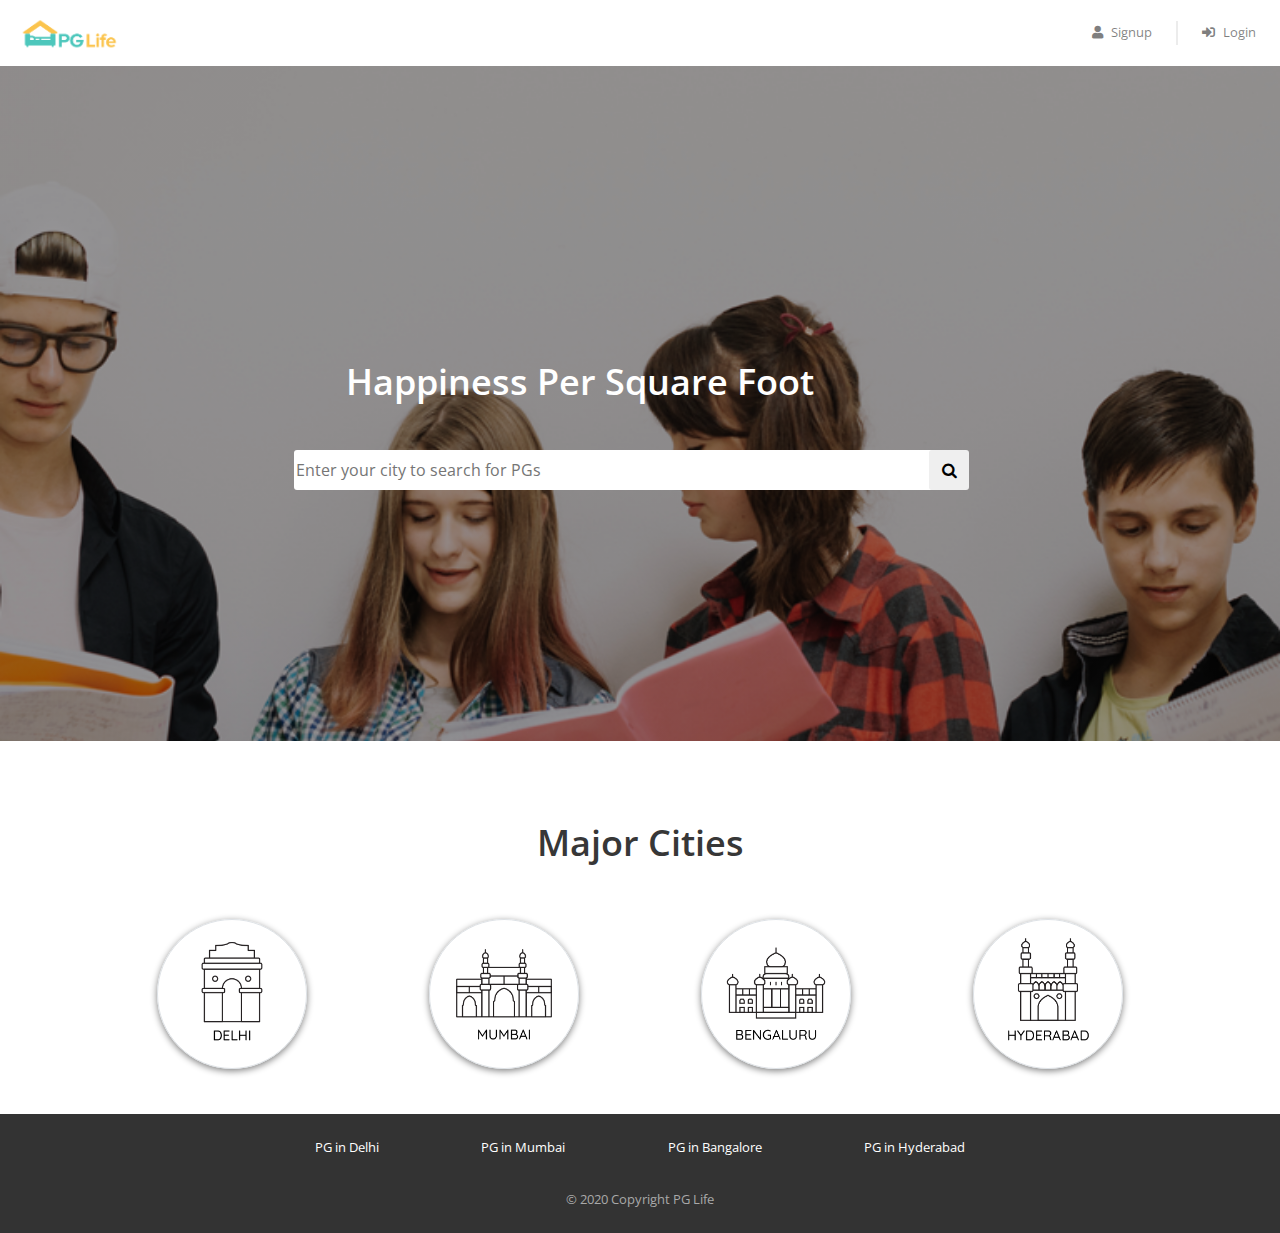
<file: index.html>
<!DOCTYPE html>
<html lang="en">

<head>
    <meta charset="UTF-8">
    <meta http-equiv="X-UA-Compatible" content="IE=edge">
    <meta name="viewport" content="width=device-width, initial-scale=1.0">
    <title>Best PG's in Mumbai | PG Life</title>

    <link href="css/bootstrap.min.css" rel="stylesheet" />
    <link href="https://use.fontawesome.com/releases/v5.11.2/css/all.css" rel="stylesheet" />
    <link
        href="https://fonts.googleapis.com/css2?family=Open+Sans:ital,wght@0,300;0,400;0,600;0,700;0,800;1,300;1,400;1,600;1,700;1,800&display=swap"
        rel="stylesheet" />
    <link href="css/common.css" rel="stylesheet" />
    <link href="css/homepage.css" rel="stylesheet" />
    <link rel="stylesheet" href="https://cdnjs.cloudflare.com/ajax/libs/font-awesome/4.7.0/css/font-awesome.min.css">
</head>

<body>
    <div class="header sticky-top">
        <nav class="navbar navbar-expand-md navbar-light">
            <a class="navbar-brand" href="index.html">
                <img src="img/logo.png" />
            </a>
            <button class="navbar-toggler" type="button" data-toggle="collapse" data-target="#my-navbar">
                <span class="navbar-toggler-icon"></span>
            </button>

            <div class="collapse navbar-collapse justify-content-end" id="my-navbar">
                <ul class="navbar-nav">
                    <li class="nav-item">
                        <a class="nav-link" href="#" data-toggle="modal" data-target="#signup-modal">
                            <i class="fas fa-user"></i>Signup
                        </a>
                    </li>
                    <div class="nav-vl"></div>
                    <li class="nav-item">
                        <a class="nav-link" href="#" data-toggle="modal" data-target="#login-modal">
                            <i class="fas fa-sign-in-alt"></i>Login
                        </a>
                    </li>
                </ul>
            </div>
        </nav>
    </div>
    <div class="bg">
        <h1 id="bannerheading">Happiness Per Square Foot</h1>
        <input type="text" class="search" placeholder="Enter your city to search for PGs" style="outline:none">
        <button class="srchbtn"><i class="fa fa-search"></i></button>
    </div>
    <div class="box">
            <h1 id="majorCities">Major Cities</h1>
        <div class="imageBox">
            <div class="border">
                <a href="property_list.html">
                    <img class="imgs" src="img/delhi.png">
                </a>
            </div>
            <div class="border">
                <a href="property_list.html">
                    <img class="imgs" src="img/mumbai.png">
                </a>
            </div>
            <div class="border">
                <a href="property_list.html">
                    <img class="imgs" src="img/bangalore.png">
                </a>
            </div>
            <div class="border">
                <a href="property_list.html">
                    <img class="imgs" src="img/hyderabad.png">
                </a>
            </div>
            
            
        </div>
    </div>


</div>
<div class="modal fade" id="signup-modal" tabindex="-1" role="dialog" aria-labelledby="signup-heading" aria-hidden="true">
    <div class="modal-dialog" role="document">
        <div class="modal-content">
            <div class="modal-header">
                <h5 class="modal-title" id="signup-heading">Signup with PGLife</h5>
                <button type="button" class="close" data-dismiss="modal" aria-label="Close">
                    <span aria-hidden="true">&times;</span>
                </button>
            </div>

            <div class="modal-body">
                <form id="signup-form" class="form" role="form">
                    <div class="input-group form-group">
                        <div class="input-group-prepend">
                            <span class="input-group-text">
                                <i class="fas fa-user"></i>
                            </span>
                        </div>
                        <input type="text" class="form-control" name="full_name" placeholder="Full Name" maxlength="30" required>
                    </div>

                    <div class="input-group form-group">
                        <div class="input-group-prepend">
                            <span class="input-group-text">
                                <i class="fas fa-phone-alt"></i>
                            </span>
                        </div>
                        <input type="text" class="form-control" name="phone" placeholder="Phone Number" maxlength="10" minlength="10" required>
                    </div>

                    <div class="input-group form-group">
                        <div class="input-group-prepend">
                            <span class="input-group-text">
                                <i class="fas fa-envelope"></i>
                            </span>
                        </div>
                        <input type="email" class="form-control" name="email" placeholder="Email" required>
                    </div>

                    <div class="input-group form-group">
                        <div class="input-group-prepend">
                            <span class="input-group-text">
                                <i class="fas fa-lock"></i>
                            </span>
                        </div>
                        <input type="password" class="form-control" name="password" placeholder="Password" minlength="6" required>
                    </div>

                    <div class="input-group form-group">
                        <div class="input-group-prepend">
                            <span class="input-group-text">
                                <i class="fas fa-university"></i>
                            </span>
                        </div>
                        <input type="text" class="form-control" name="college_name" placeholder="College Name" maxlength="150" required>
                    </div>

                    <div class="form-group">
                        <span>I'm a</span>
                        <input type="radio" class="ml-3" id="gender-male" name="gender" value="male" /> Male
                        <label for="gender-male">
                        </label>
                        <input type="radio" class="ml-3" id="gender-female" name="gender" value="female" />
                        <label for="gender-female">
                            Female
                        </label>
                    </div>

                    <div class="form-group">
                        <button type="submit" class="btn btn-block btn-primary">Create Account</button>
                    </div>
                </form>
            </div>

            <div class="modal-footer">
                <span>Already have an account?
                    <a href="#" data-dismiss="modal" data-toggle="modal" data-target="#login-modal">Login</a>
                </span>
            </div>
        </div>
    </div>
</div>

<div class="modal fade" id="login-modal" tabindex="-1" role="dialog" aria-labelledby="login-heading" aria-hidden="true">
    <div class="modal-dialog modal-dialog-centered" role="document">
        <div class="modal-content">
            <div class="modal-header">
                <h5 class="modal-title" id="login-heading">Login with PGLife</h5>
                <button type="button" class="close" data-dismiss="modal" aria-label="Close">
                    <span aria-hidden="true">&times;</span>
                </button>
            </div>

            <div class="modal-body">
                <form id="login-form" class="form" role="form">
                    <div class="input-group form-group">
                        <div class="input-group-prepend">
                            <span class="input-group-text">
                                <i class="fas fa-user"></i>
                            </span>
                        </div>
                        <input type="email" class="form-control" name="email" placeholder="Email" required>
                    </div>

                    <div class="input-group form-group">
                        <div class="input-group-prepend">
                            <span class="input-group-text">
                                <i class="fas fa-lock"></i>
                            </span>
                        </div>
                        <input type="password" class="form-control" name="password" placeholder="Password" minlength="6" required>
                    </div>

                    <div class="form-group">
                        <button type="submit" class="btn btn-block btn-primary">Login</button>
                    </div>
                </form>
            </div>

            <div class="modal-footer">
                <span>
                    <a href="#" data-dismiss="modal" data-toggle="modal" data-target="#signup-modal">Click here</a>
                    to register a new account
                </span>
            </div>
        </div>
    </div>
</div>

<div class="footer">
    <div class="page-container footer-container">
        <div class="footer-cities">
            <div class="footer-city">
                <a href="property_list.html">PG in Delhi</a>
            </div>
            <div class="footer-city">
                <a href="property_list.html">PG in Mumbai</a>
            </div>
            <div class="footer-city">
                <a href="property_list.html">PG in Bangalore</a>
            </div>
            <div class="footer-city">
                <a href="property_list.html">PG in Hyderabad</a>
            </div>
        </div>
        <div class="footer-copyright">© 2020 Copyright PG Life </div>
    </div>
</div>
<script type="text/javascript" src="js/jquery.js"></script>
<script type="text/javascript" src="js/bootstrap.min.js"></script>
</body>
</html>

</body>

</html>
</file>
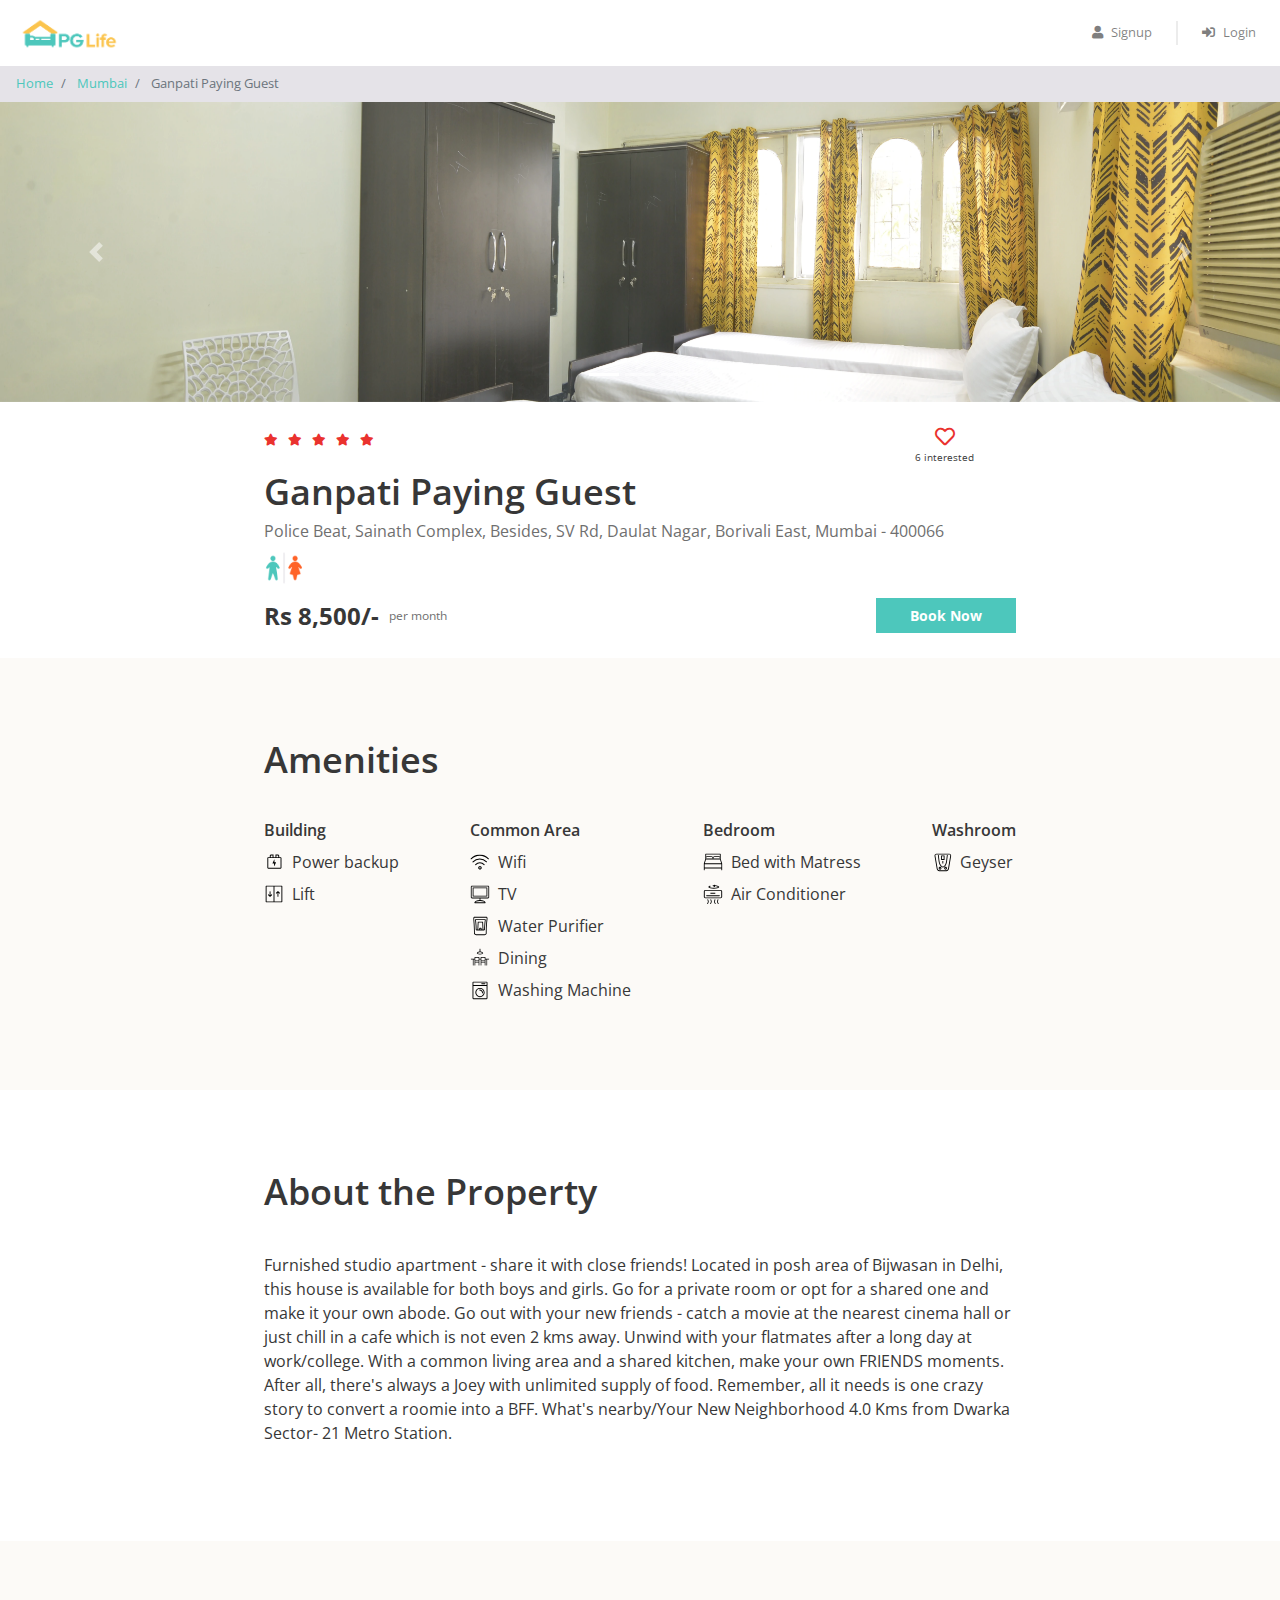
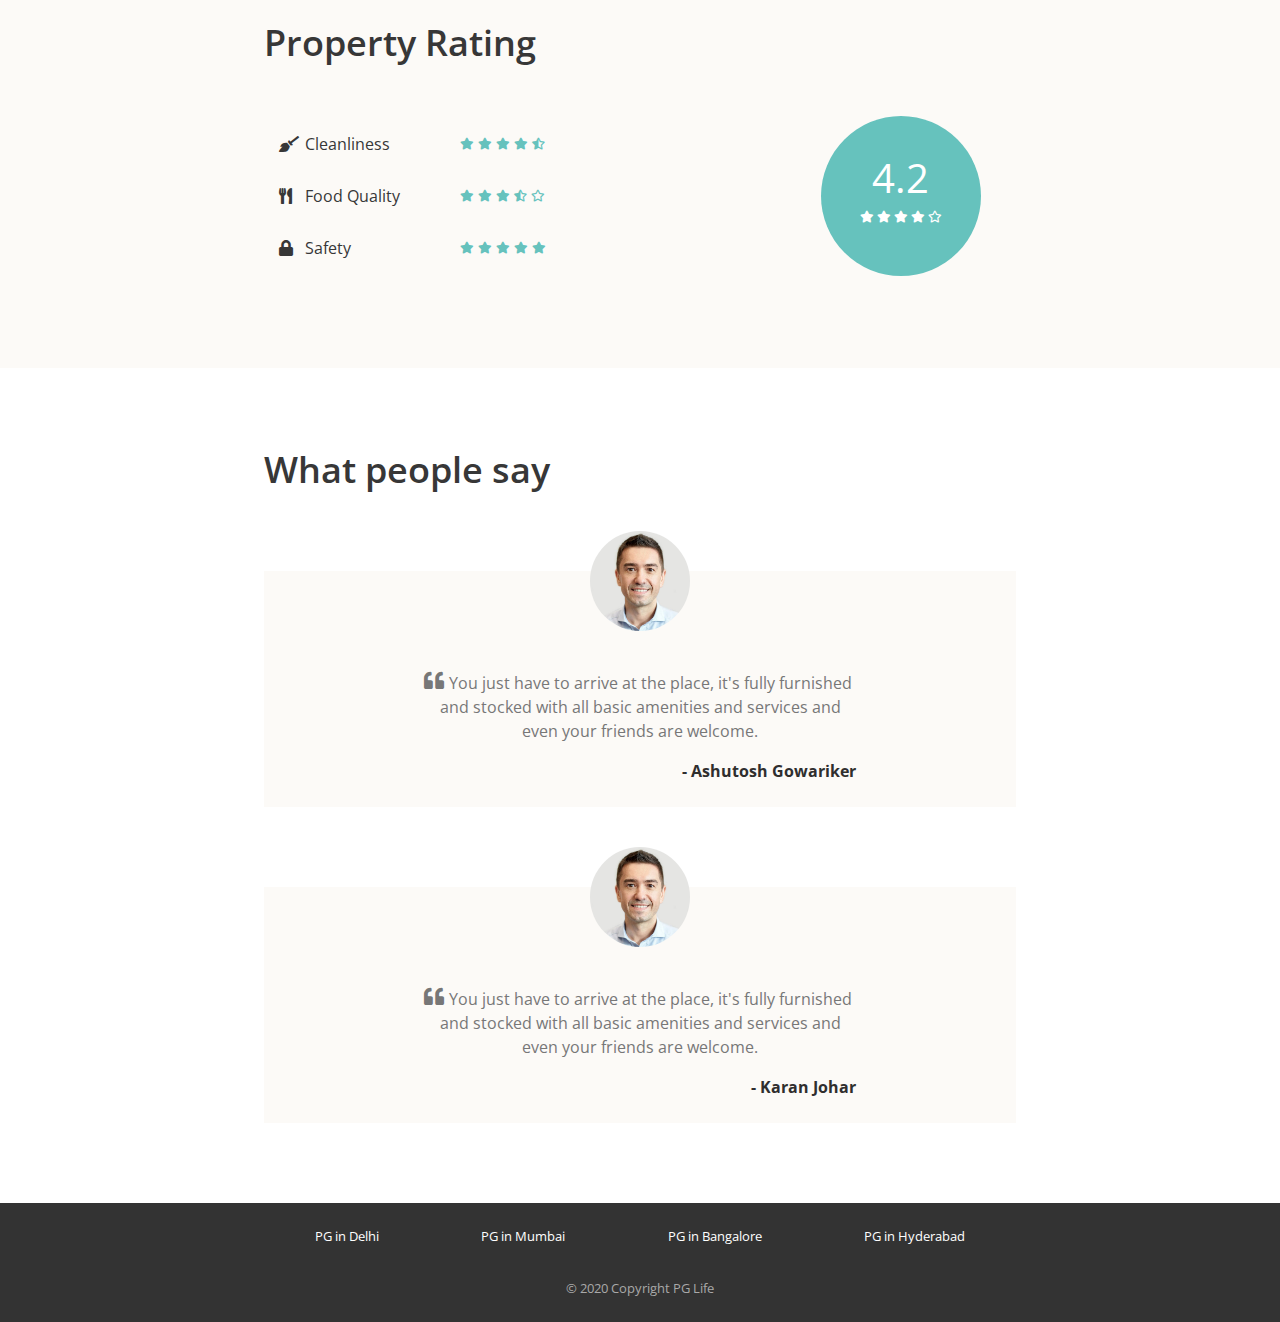
<file: property_detail.html>
<!DOCTYPE html>
<html lang="en">

<head>
    <meta name="viewport" content="width=device-width, initial-scale=1">
    <title>Ganpati Paying Guest | PG Life</title>

    <link href="css/bootstrap.min.css" rel="stylesheet" />
    <link href="https://use.fontawesome.com/releases/v5.11.2/css/all.css" rel="stylesheet" />
    <link href="https://fonts.googleapis.com/css2?family=Open+Sans:ital,wght@0,300;0,400;0,600;0,700;0,800;1,300;1,400;1,600;1,700;1,800&display=swap" rel="stylesheet" />
    <link href="css/common.css" rel="stylesheet" />
    <link href="css/property_detail.css" rel="stylesheet" />
</head>

<body>
    <div class="header sticky-top">
        <nav class="navbar navbar-expand-md navbar-light">
            <a class="navbar-brand" href="index.html">
                <img src="img/logo.png" />
            </a>
            <button class="navbar-toggler" type="button" data-toggle="collapse" data-target="#my-navbar">
                <span class="navbar-toggler-icon"></span>
            </button>

            <div class="collapse navbar-collapse justify-content-end" id="my-navbar">
                <ul class="navbar-nav">
                    <li class="nav-item">
                        <a class="nav-link" href="#" data-toggle="modal" data-target="#signup-modal">
                            <i class="fas fa-user"></i>Signup
                        </a>
                    </li>
                    <div class="nav-vl"></div>
                    <li class="nav-item">
                        <a class="nav-link" href="#" data-toggle="modal" data-target="#login-modal">
                            <i class="fas fa-sign-in-alt"></i>Login
                        </a>
                    </li>
                </ul>
            </div>
        </nav>
    </div>

    <div id="loading">
    </div>

    <nav aria-label="breadcrumb">
        <ol class="breadcrumb py-2">
            <li class="breadcrumb-item">
                <a href="index.html">Home</a>
            </li>
            <li class="breadcrumb-item">
                <a href="property_list.html">Mumbai</a>
            </li>
            <li class="breadcrumb-item active" aria-current="page">
                Ganpati Paying Guest
            </li>
        </ol>
    </nav>

    <div id="property-images" class="carousel slide" data-ride="carousel">
        <ol class="carousel-indicators">
            <li data-target="#property-images" data-slide-to="0" class="active"></li>
            <li data-target="#property-images" data-slide-to="1" class=""></li>
            <li data-target="#property-images" data-slide-to="2" class=""></li>
        </ol>
        <div class="carousel-inner">
            <div class="carousel-item active">
                <img class="d-block w-100" src="img/properties/1/1d4f0757fdb86d5f.jpg" alt="slide">
            </div>
            <div class="carousel-item">
                <img class="d-block w-100" src="img/properties/1/46ebbb537aa9fb0a.jpg" alt="slide">
            </div>
            <div class="carousel-item">
                <img class="d-block w-100" src="img/properties/1/eace7b9114fd6046.jpg" alt="slide">
            </div>
        </div>
        <a class="carousel-control-prev" href="#property-images" role="button" data-slide="prev">
            <span class="carousel-control-prev-icon" aria-hidden="true"></span>
            <span class="sr-only">Previous</span>
        </a>
        <a class="carousel-control-next" href="#property-images" role="button" data-slide="next">
            <span class="carousel-control-next-icon" aria-hidden="true"></span>
            <span class="sr-only">Next</span>
        </a>
    </div>

    <div class="property-summary page-container">
        <div class="row no-gutters justify-content-between">
            <div class="star-container" title="4.8">
                <i class="fas fa-star"></i>
                <i class="fas fa-star"></i>
                <i class="fas fa-star"></i>
                <i class="fas fa-star"></i>
                <i class="fas fa-star"></i>
            </div>
            <div class="interested-container">
                <i class="is-interested-image far fa-heart"></i>
                <div class="interested-text">
                    <span class="interested-user-count">6</span> interested
                </div>
            </div>
        </div>
        <div class="detail-container">
            <div class="property-name">Ganpati Paying Guest</div>
            <div class="property-address">Police Beat, Sainath Complex, Besides, SV Rd, Daulat Nagar, Borivali East, Mumbai - 400066</div>
            <div class="property-gender">
                <img src="img/unisex.png" />
            </div>
        </div>
        <div class="row no-gutters">
            <div class="rent-container col-6">
                <div class="rent">Rs 8,500/-</div>
                <div class="rent-unit">per month</div>
            </div>
            <div class="button-container col-6">
                <a href="#" class="btn btn-primary">Book Now</a>
            </div>
        </div>
    </div>

    <div class="property-amenities">
        <div class="page-container">
            <h1>Amenities</h1>
            <div class="row justify-content-between">
                <div class="col-md-auto">
                    <h5>Building</h5>
                    <div class="amenity-container">
                        <img src="img/amenities/powerbackup.svg">
                        <span>Power backup</span>
                    </div>
                    <div class="amenity-container">
                        <img src="img/amenities/lift.svg">
                        <span>Lift</span>
                    </div>
                </div>

                <div class="col-md-auto">
                    <h5>Common Area</h5>
                    <div class="amenity-container">
                        <img src="img/amenities/wifi.svg">
                        <span>Wifi</span>
                    </div>
                    <div class="amenity-container">
                        <img src="img/amenities/tv.svg">
                        <span>TV</span>
                    </div>
                    <div class="amenity-container">
                        <img src="img/amenities/rowater.svg">
                        <span>Water Purifier</span>
                    </div>
                    <div class="amenity-container">
                        <img src="img/amenities/dining.svg">
                        <span>Dining</span>
                    </div>
                    <div class="amenity-container">
                        <img src="img/amenities/washingmachine.svg">
                        <span>Washing Machine</span>
                    </div>
                </div>

                <div class="col-md-auto">
                    <h5>Bedroom</h5>
                    <div class="amenity-container">
                        <img src="img/amenities/bed.svg">
                        <span>Bed with Matress</span>
                    </div>
                    <div class="amenity-container">
                        <img src="img/amenities/ac.svg">
                        <span>Air Conditioner</span>
                    </div>
                </div>

                <div class="col-md-auto">
                    <h5>Washroom</h5>
                    <div class="amenity-container">
                        <img src="img/amenities/geyser.svg">
                        <span>Geyser</span>
                    </div>
                </div>
            </div>
        </div>
    </div>

    <div class="property-about page-container">
        <h1>About the Property</h1>
        <p>Furnished studio apartment - share it with close friends! Located in posh area of Bijwasan in Delhi, this house is available for both boys and girls. Go for a private room or opt for a shared one and make it your own abode. Go out with your new friends - catch a movie at the nearest cinema hall or just chill in a cafe which is not even 2 kms away. Unwind with your flatmates after a long day at work/college. With a common living area and a shared kitchen, make your own FRIENDS moments. After all, there's always a Joey with unlimited supply of food. Remember, all it needs is one crazy story to convert a roomie into a BFF. What's nearby/Your New Neighborhood 4.0 Kms from Dwarka Sector- 21 Metro Station.</p>
    </div>

    <div class="property-rating">
        <div class="page-container">
            <h1>Property Rating</h1>
            <div class="row align-items-center justify-content-between">
                <div class="col-md-6">
                    <div class="rating-criteria row">
                        <div class="col-6">
                            <i class="rating-criteria-icon fas fa-broom"></i>
                            <span class="rating-criteria-text">Cleanliness</span>
                        </div>
                        <div class="rating-criteria-star-container col-6" title="4.3">
                            <i class="fas fa-star"></i>
                            <i class="fas fa-star"></i>
                            <i class="fas fa-star"></i>
                            <i class="fas fa-star"></i>
                            <i class="fas fa-star-half-alt"></i>
                        </div>
                    </div>

                    <div class="rating-criteria row">
                        <div class="col-6">
                            <i class="rating-criteria-icon fas fa-utensils"></i>
                            <span class="rating-criteria-text">Food Quality</span>
                        </div>
                        <div class="rating-criteria-star-container col-6" title="3.4">
                            <i class="fas fa-star"></i>
                            <i class="fas fa-star"></i>
                            <i class="fas fa-star"></i>
                            <i class="fas fa-star-half-alt"></i>
                            <i class="far fa-star"></i>
                        </div>
                    </div>

                    <div class="rating-criteria row">
                        <div class="col-6">
                            <i class="rating-criteria-icon fa fa-lock"></i>
                            <span class="rating-criteria-text">Safety</span>
                        </div>
                        <div class="rating-criteria-star-container col-6" title="4.8">
                            <i class="fas fa-star"></i>
                            <i class="fas fa-star"></i>
                            <i class="fas fa-star"></i>
                            <i class="fas fa-star"></i>
                            <i class="fas fa-star"></i>
                        </div>
                    </div>
                </div>

                <div class="col-md-4">
                    <div class="rating-circle">
                        <div class="total-rating">4.2</div>
                        <div class="rating-circle-star-container">
                            <i class="fas fa-star"></i>
                            <i class="fas fa-star"></i>
                            <i class="fas fa-star"></i>
                            <i class="fas fa-star"></i>
                            <i class="far fa-star"></i>
                        </div>
                    </div>
                </div>
            </div>
        </div>
    </div>

    <div class="property-testimonials page-container">
        <h1>What people say</h1>
        <div class="testimonial-block">
            <div class="testimonial-image-container">
                <img class="testimonial-img" src="img/man.png">
            </div>
            <div class="testimonial-text">
                <i class="fa fa-quote-left" aria-hidden="true"></i>
                <p>You just have to arrive at the place, it's fully furnished and stocked with all basic amenities and services and even your friends are welcome.</p>
            </div>
            <div class="testimonial-name">- Ashutosh Gowariker</div>
        </div>
        <div class="testimonial-block">
            <div class="testimonial-image-container">
                <img class="testimonial-img" src="img/man.png">
            </div>
            <div class="testimonial-text">
                <i class="fa fa-quote-left" aria-hidden="true"></i>
                <p>You just have to arrive at the place, it's fully furnished and stocked with all basic amenities and services and even your friends are welcome.</p>
            </div>
            <div class="testimonial-name">- Karan Johar</div>
        </div>
    </div>

    <div class="modal fade" id="signup-modal" tabindex="-1" role="dialog" aria-labelledby="signup-heading" aria-hidden="true">
        <div class="modal-dialog" role="document">
            <div class="modal-content">
                <div class="modal-header">
                    <h5 class="modal-title" id="signup-heading">Signup with PGLife</h5>
                    <button type="button" class="close" data-dismiss="modal" aria-label="Close">
                        <span aria-hidden="true">&times;</span>
                    </button>
                </div>

                <div class="modal-body">
                    <form id="signup-form" class="form" role="form">
                        <div class="input-group form-group">
                            <div class="input-group-prepend">
                                <span class="input-group-text">
                                    <i class="fas fa-user"></i>
                                </span>
                            </div>
                            <input type="text" class="form-control" name="full_name" placeholder="Full Name" maxlength="30" required>
                        </div>

                        <div class="input-group form-group">
                            <div class="input-group-prepend">
                                <span class="input-group-text">
                                    <i class="fas fa-phone-alt"></i>
                                </span>
                            </div>
                            <input type="text" class="form-control" name="phone" placeholder="Phone Number" maxlength="10" minlength="10" required>
                        </div>

                        <div class="input-group form-group">
                            <div class="input-group-prepend">
                                <span class="input-group-text">
                                    <i class="fas fa-envelope"></i>
                                </span>
                            </div>
                            <input type="email" class="form-control" name="email" placeholder="Email" required>
                        </div>

                        <div class="input-group form-group">
                            <div class="input-group-prepend">
                                <span class="input-group-text">
                                    <i class="fas fa-lock"></i>
                                </span>
                            </div>
                            <input type="password" class="form-control" name="password" placeholder="Password" minlength="6" required>
                        </div>

                        <div class="input-group form-group">
                            <div class="input-group-prepend">
                                <span class="input-group-text">
                                    <i class="fas fa-university"></i>
                                </span>
                            </div>
                            <input type="text" class="form-control" name="college_name" placeholder="College Name" maxlength="150" required>
                        </div>

                        <div class="form-group">
                            <span>I'm a</span>
                            <input type="radio" class="ml-3" id="gender-male" name="gender" value="male" /> Male
                            <label for="gender-male">
                            </label>
                            <input type="radio" class="ml-3" id="gender-female" name="gender" value="female" />
                            <label for="gender-female">
                                Female
                            </label>
                        </div>

                        <div class="form-group">
                            <button type="submit" class="btn btn-block btn-primary">Create Account</button>
                        </div>
                    </form>
                </div>

                <div class="modal-footer">
                    <span>Already have an account?
                        <a href="#" data-dismiss="modal" data-toggle="modal" data-target="#login-modal">Login</a>
                    </span>
                </div>
            </div>
        </div>
    </div>

    <div class="modal fade" id="login-modal" tabindex="-1" role="dialog" aria-labelledby="login-heading" aria-hidden="true">
        <div class="modal-dialog modal-dialog-centered" role="document">
            <div class="modal-content">
                <div class="modal-header">
                    <h5 class="modal-title" id="login-heading">Login with PGLife</h5>
                    <button type="button" class="close" data-dismiss="modal" aria-label="Close">
                        <span aria-hidden="true">&times;</span>
                    </button>
                </div>

                <div class="modal-body">
                    <form id="login-form" class="form" role="form">
                        <div class="input-group form-group">
                            <div class="input-group-prepend">
                                <span class="input-group-text">
                                    <i class="fas fa-user"></i>
                                </span>
                            </div>
                            <input type="email" class="form-control" name="email" placeholder="Email" required>
                        </div>

                        <div class="input-group form-group">
                            <div class="input-group-prepend">
                                <span class="input-group-text">
                                    <i class="fas fa-lock"></i>
                                </span>
                            </div>
                            <input type="password" class="form-control" name="password" placeholder="Password" minlength="6" required>
                        </div>

                        <div class="form-group">
                            <button type="submit" class="btn btn-block btn-primary">Login</button>
                        </div>
                    </form>
                </div>

                <div class="modal-footer">
                    <span>
                        <a href="#" data-dismiss="modal" data-toggle="modal" data-target="#signup-modal">Click here</a>
                        to register a new account
                    </span>
                </div>
            </div>
        </div>
    </div>

    <div class="footer">
        <div class="page-container footer-container">
            <div class="footer-cities">
                <div class="footer-city">
                    <a href="property_list.html">PG in Delhi</a>
                </div>
                <div class="footer-city">
                    <a href="property_list.html">PG in Mumbai</a>
                </div>
                <div class="footer-city">
                    <a href="property_list.html">PG in Bangalore</a>
                </div>
                <div class="footer-city">
                    <a href="property_list.html">PG in Hyderabad</a>
                </div>
            </div>
            <div class="footer-copyright">© 2020 Copyright PG Life </div>
        </div>
    </div>

    <script type="text/javascript" src="js/jquery.js"></script>
    <script type="text/javascript" src="js/bootstrap.min.js"></script>
</body>

</html>
</file>
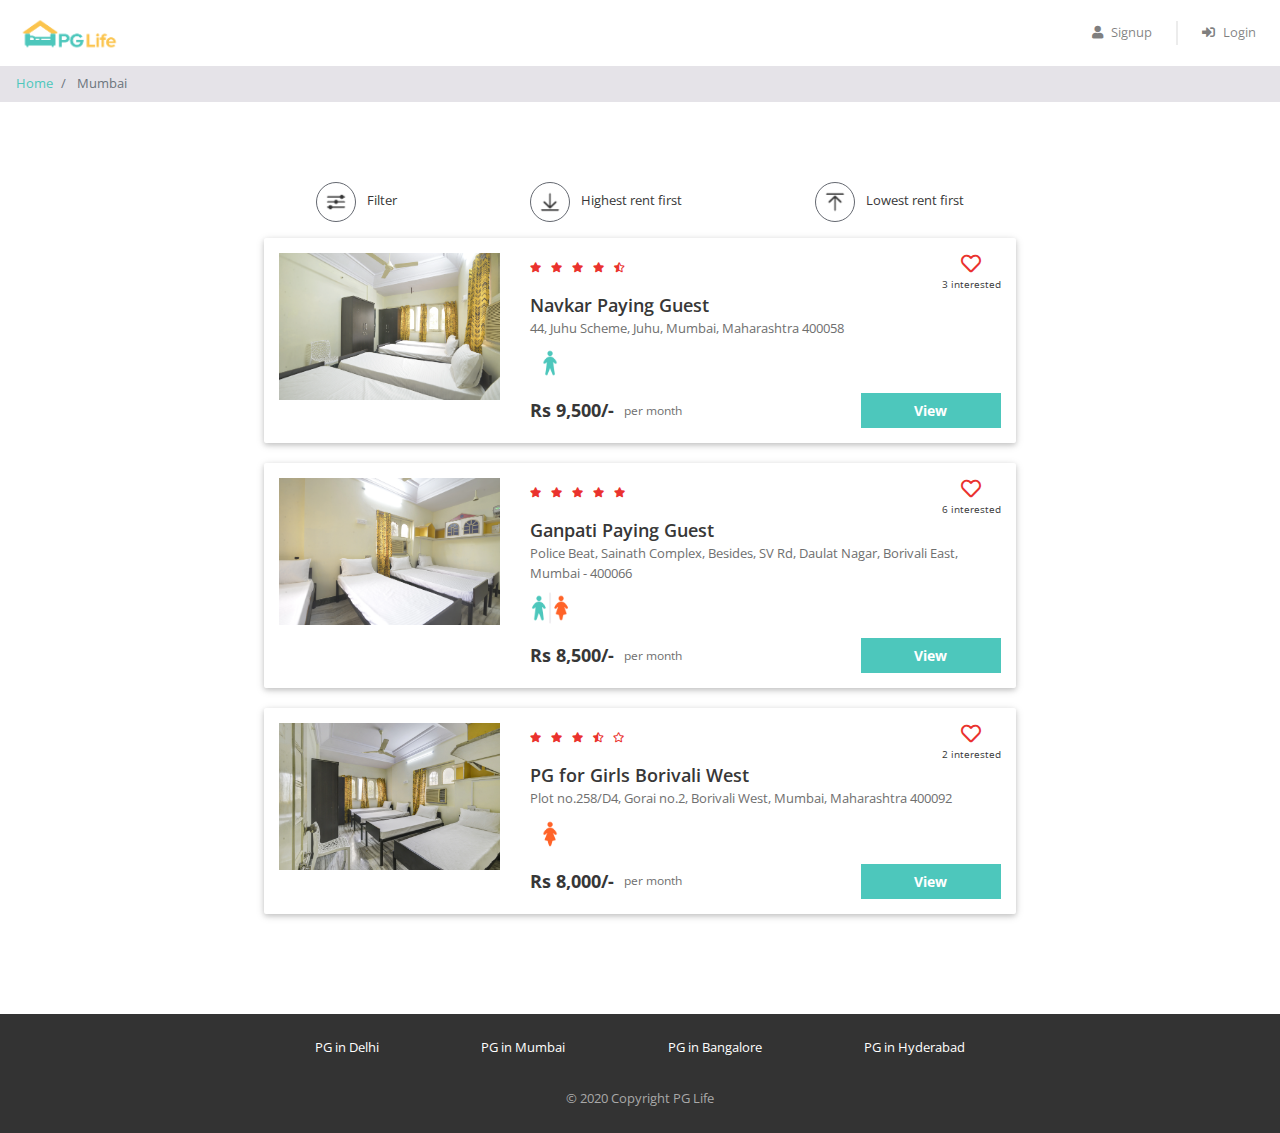
<file: property_list.html>
<!DOCTYPE html>
<html lang="en">

<head>
    <meta name="viewport" content="width=device-width, initial-scale=1">
    <title>Best PG's in Mumbai | PG Life</title>

    <link href="css/bootstrap.min.css" rel="stylesheet" />
    <link href="https://use.fontawesome.com/releases/v5.11.2/css/all.css" rel="stylesheet" />
    <link href="https://fonts.googleapis.com/css2?family=Open+Sans:ital,wght@0,300;0,400;0,600;0,700;0,800;1,300;1,400;1,600;1,700;1,800&display=swap" rel="stylesheet" />
    <link href="css/common.css" rel="stylesheet" />
    <link href="css/property_list.css" rel="stylesheet" />
</head>

<body>
    <div class="header sticky-top">
        <nav class="navbar navbar-expand-md navbar-light">
            <a class="navbar-brand" href="index.html">
                <img src="img/logo.png" />
            </a>
            <button class="navbar-toggler" type="button" data-toggle="collapse" data-target="#my-navbar">
                <span class="navbar-toggler-icon"></span>
            </button>

            <div class="collapse navbar-collapse justify-content-end" id="my-navbar">
                <ul class="navbar-nav">
                    <li class="nav-item">
                        <a class="nav-link" href="#" data-toggle="modal" data-target="#signup-modal">
                            <i class="fas fa-user"></i>Signup
                        </a>
                    </li>
                    <div class="nav-vl"></div>
                    <li class="nav-item">
                        <a class="nav-link" href="#" data-toggle="modal" data-target="#login-modal">
                            <i class="fas fa-sign-in-alt"></i>Login
                        </a>
                    </li>
                </ul>
            </div>
        </nav>
    </div>

    <div id="loading">
    </div>

    <nav aria-label="breadcrumb">
        <ol class="breadcrumb py-2">
            <li class="breadcrumb-item">
                <a href="index.html">Home</a>
            </li>
            <li class="breadcrumb-item active" aria-current="page">
                Mumbai
            </li>
        </ol>
    </nav>

    <div class="page-container">
        <div class="filter-bar row justify-content-around">
            <div class="col-auto" data-toggle="modal" data-target="#filter-modal">
                <img src="img/filter.png" alt="filter" />
                <span>Filter</span>
            </div>
            <div class="col-auto">
                <img src="img/desc.png" alt="sort-desc" />
                <span>Highest rent first</span>
            </div>
            <div class="col-auto">
                <img src="img/asc.png" alt="sort-asc" />
                <span>Lowest rent first</span>
            </div>
        </div>

        
        <div class="property-card row">
            <div class="image-container col-md-4">
                <img src="img/properties/1/1d4f0757fdb86d5f.jpg" />
            </div>
            <div class="content-container col-md-8">
                <div class="row no-gutters justify-content-between">
                    <div class="star-container" title="4.5">
                        <i class="fas fa-star"></i>
                        <i class="fas fa-star"></i>
                        <i class="fas fa-star"></i>
                        <i class="fas fa-star"></i>
                        <i class="fas fa-star-half-alt"></i>
                    </div>
                    <div class="interested-container">
                        <i class="far fa-heart"></i>
                        <div class="interested-text">3 interested</div>
                    </div>
                </div>
                <div class="detail-container">
                    <div class="property-name">Navkar Paying Guest</div>
                    <div class="property-address">44, Juhu Scheme, Juhu, Mumbai, Maharashtra 400058</div>
                    <div class="property-gender">
                        <img src="img/male.png" />
                    </div>
                </div>
                <div class="row no-gutters">
                    <div class="rent-container col-6">
                        <div class="rent">Rs 9,500/-</div>
                        <div class="rent-unit">per month</div>
                    </div>
                    <div class="button-container col-6">
                        <a href="property_detail.html" class="btn btn-primary">View</a>
                    </div>
                </div>
            </div>
        </div>

        <div class="property-card row">
            <div class="image-container col-md-4">
                <img src="img/properties/1/eace7b9114fd6046.jpg" />
            </div>
            <div class="content-container col-md-8">
                <div class="row no-gutters justify-content-between">
                    <div class="star-container" title="4.8">
                        <i class="fas fa-star"></i>
                        <i class="fas fa-star"></i>
                        <i class="fas fa-star"></i>
                        <i class="fas fa-star"></i>
                        <i class="fas fa-star"></i>
                    </div>
                    <div class="interested-container">
                        <i class="far fa-heart"></i>
                        <div class="interested-text">6 interested</div>
                    </div>
                </div>
                <div class="detail-container">
                    <div class="property-name">Ganpati Paying Guest</div>
                    <div class="property-address">Police Beat, Sainath Complex, Besides, SV Rd, Daulat Nagar, Borivali East, Mumbai - 400066</div>
                    <div class="property-gender">
                        <img src="img/unisex.png" />
                    </div>
                </div>
                <div class="row no-gutters">
                    <div class="rent-container col-6">
                        <div class="rent">Rs 8,500/-</div>
                        <div class="rent-unit">per month</div>
                    </div>
                    <div class="button-container col-6">
                        <a href="property_detail.html" class="btn btn-primary">View</a>
                    </div>
                </div>
            </div>
        </div>

        <div class="property-card row">
            <div class="image-container col-md-4">
                <img src="img/properties/1/46ebbb537aa9fb0a.jpg" />
            </div>
            <div class="content-container col-md-8">
                <div class="row no-gutters justify-content-between">
                    <div class="star-container" title="3.5">
                        <i class="fas fa-star"></i>
                        <i class="fas fa-star"></i>
                        <i class="fas fa-star"></i>
                        <i class="fas fa-star-half-alt"></i>
                        <i class="far fa-star"></i>
                    </div>
                    <div class="interested-container">
                        <i class="far fa-heart"></i>
                        <div class="interested-text">2 interested</div>
                    </div>
                </div>
                <div class="detail-container">
                    <div class="property-name">PG for Girls Borivali West</div>
                    <div class="property-address">Plot no.258/D4, Gorai no.2, Borivali West, Mumbai, Maharashtra 400092</div>
                    <div class="property-gender">
                        <img src="img/female.png" />
                    </div>
                </div>
                <div class="row no-gutters">
                    <div class="rent-container col-6">
                        <div class="rent">Rs 8,000/-</div>
                        <div class="rent-unit">per month</div>
                    </div>
                    <div class="button-container col-6">
                        <a href="property_detail.html" class="btn btn-primary">View</a>
                    </div>
                </div>
            </div>
        </div>
    </div>

    <div class="modal fade" id="filter-modal" tabindex="-1" role="dialog" aria-labelledby="filter-heading" aria-hidden="true">
        <div class="modal-dialog modal-dialog-centered" role="document">
            <div class="modal-content">
                <div class="modal-header">
                    <h3 class="modal-title" id="filter-heading">Filters</h3>
                    <button type="button" class="close" data-dismiss="modal" aria-label="Close">
                        <span aria-hidden="true">&times;</span>
                    </button>
                </div>

                <div class="modal-body">
                    <h5>Gender</h5>
                    <hr />
                    <div>
                        <button class="btn btn-outline-dark btn-active">
                            No Filter
                        </button>
                        <button class="btn btn-outline-dark">
                            <i class="fas fa-venus-mars"></i>Unisex
                        </button>
                        <button class="btn btn-outline-dark">
                            <i class="fas fa-mars"></i>Male
                        </button>
                        <button class="btn btn-outline-dark">
                            <i class="fas fa-venus"></i>Female
                        </button>
                    </div>
                </div>

                <div class="modal-footer">
                    <button data-dismiss="modal" class="btn btn-success">Okay</button>
                </div>
            </div>
        </div>
    </div>

    <div class="modal fade" id="signup-modal" tabindex="-1" role="dialog" aria-labelledby="signup-heading" aria-hidden="true">
        <div class="modal-dialog" role="document">
            <div class="modal-content">
                <div class="modal-header">
                    <h5 class="modal-title" id="signup-heading">Signup with PGLife</h5>
                    <button type="button" class="close" data-dismiss="modal" aria-label="Close">
                        <span aria-hidden="true">&times;</span>
                    </button>
                </div>

                <div class="modal-body">
                    <form id="signup-form" class="form" role="form">
                        <div class="input-group form-group">
                            <div class="input-group-prepend">
                                <span class="input-group-text">
                                    <i class="fas fa-user"></i>
                                </span>
                            </div>
                            <input type="text" class="form-control" name="full_name" placeholder="Full Name" maxlength="30" required>
                        </div>

                        <div class="input-group form-group">
                            <div class="input-group-prepend">
                                <span class="input-group-text">
                                    <i class="fas fa-phone-alt"></i>
                                </span>
                            </div>
                            <input type="text" class="form-control" name="phone" placeholder="Phone Number" maxlength="10" minlength="10" required>
                        </div>

                        <div class="input-group form-group">
                            <div class="input-group-prepend">
                                <span class="input-group-text">
                                    <i class="fas fa-envelope"></i>
                                </span>
                            </div>
                            <input type="email" class="form-control" name="email" placeholder="Email" required>
                        </div>

                        <div class="input-group form-group">
                            <div class="input-group-prepend">
                                <span class="input-group-text">
                                    <i class="fas fa-lock"></i>
                                </span>
                            </div>
                            <input type="password" class="form-control" name="password" placeholder="Password" minlength="6" required>
                        </div>

                        <div class="input-group form-group">
                            <div class="input-group-prepend">
                                <span class="input-group-text">
                                    <i class="fas fa-university"></i>
                                </span>
                            </div>
                            <input type="text" class="form-control" name="college_name" placeholder="College Name" maxlength="150" required>
                        </div>

                        <div class="form-group">
                            <span>I'm a</span>
                            <input type="radio" class="ml-3" id="gender-male" name="gender" value="male" /> Male
                            <label for="gender-male">
                            </label>
                            <input type="radio" class="ml-3" id="gender-female" name="gender" value="female" />
                            <label for="gender-female">
                                Female
                            </label>
                        </div>

                        <div class="form-group">
                            <button type="submit" class="btn btn-block btn-primary">Create Account</button>
                        </div>
                    </form>
                </div>

                <div class="modal-footer">
                    <span>Already have an account?
                        <a href="#" data-dismiss="modal" data-toggle="modal" data-target="#login-modal">Login</a>
                    </span>
                </div>
            </div>
        </div>
    </div>

    <div class="modal fade" id="login-modal" tabindex="-1" role="dialog" aria-labelledby="login-heading" aria-hidden="true">
        <div class="modal-dialog modal-dialog-centered" role="document">
            <div class="modal-content">
                <div class="modal-header">
                    <h5 class="modal-title" id="login-heading">Login with PGLife</h5>
                    <button type="button" class="close" data-dismiss="modal" aria-label="Close">
                        <span aria-hidden="true">&times;</span>
                    </button>
                </div>

                <div class="modal-body">
                    <form id="login-form" class="form" role="form">
                        <div class="input-group form-group">
                            <div class="input-group-prepend">
                                <span class="input-group-text">
                                    <i class="fas fa-user"></i>
                                </span>
                            </div>
                            <input type="email" class="form-control" name="email" placeholder="Email" required>
                        </div>

                        <div class="input-group form-group">
                            <div class="input-group-prepend">
                                <span class="input-group-text">
                                    <i class="fas fa-lock"></i>
                                </span>
                            </div>
                            <input type="password" class="form-control" name="password" placeholder="Password" minlength="6" required>
                        </div>

                        <div class="form-group">
                            <button type="submit" class="btn btn-block btn-primary">Login</button>
                        </div>
                    </form>
                </div>

                <div class="modal-footer">
                    <span>
                        <a href="#" data-dismiss="modal" data-toggle="modal" data-target="#signup-modal">Click here</a>
                        to register a new account
                    </span>
                </div>
            </div>
        </div>
    </div>

    <div class="footer">
        <div class="page-container footer-container">
            <div class="footer-cities">
                <div class="footer-city">
                    <a href="property_list.html">PG in Delhi</a>
                </div>
                <div class="footer-city">
                    <a href="property_list.html">PG in Mumbai</a>
                </div>
                <div class="footer-city">
                    <a href="property_list.html">PG in Bangalore</a>
                </div>
                <div class="footer-city">
                    <a href="property_list.html">PG in Hyderabad</a>
                </div>
            </div>
            <div class="footer-copyright">© 2020 Copyright PG Life </div>
        </div>
    </div>

    <script type="text/javascript" src="js/jquery.js"></script>
    <script type="text/javascript" src="js/bootstrap.min.js"></script>
</body>

</html>
</file>
<file: css/common.css>
* {
    box-sizing: border-box;
    font-family: 'Open Sans', sans-serif;
}

body {
    color: #373737;
    font-size: 16px;
    position: relative;
}

h1,
h2,
h3,
h4,
h5,
h6 {
    font-weight: 600;
}

h1 {
    font-size: 36px;
    margin-bottom: 40px;
}

@media (max-width: 768px) {
    h1 {
        font-size: 28px;
    }
}

h3 {
    font-size: 24px;
    margin-bottom: 12px;
}

h5 {
    font-size: 16px;
    margin-bottom: 10px;
}

.btn-primary,
.btn-warning,
.btn-danger {
    color: white;
    font-weight: bold;
}

.input-group .input-group-text i {
    width: 14px;
}

input[type="radio"] {
    position: relative;
    top: 1px;
}

.breadcrumb {
    background-color: #e5e3e8;
    font-size: 13px;
    border-radius: 0px;
    margin-bottom: 0px;
}

.container {
    max-width: 920px;
    padding: 0px 20px;
}

.page-container {
    max-width: 800px;
    padding: 80px 24px;
    margin: auto;
}

@media (max-width: 768px) {
    .page-container {
        padding: 64px 24px;
    }
}

.white {
    color: #ffffff;
}

#loading {
    display: none;
    background-color: #666666;
    background-image: url("../img/progress_spinner.gif");
    background-repeat: no-repeat;
    background-position: center;
    opacity: 0.4;
    position: fixed;
    top: 0px;
    right: 0px;
    width: 100%;
    height: 100%;
    z-index: 10000000;
}

/* Login Modal */
#login-modal .modal-dialog {
    width: 350px;
    margin: auto;
}

.modal-footer {
    background-color: #f4f4f4;
    justify-content: center;
}

/* Header */
.header {
    background-color: white;
    font-size: 13px;
}

.header .navbar .navbar-brand img {
    height: 40px;
}

.header .navbar .nav-item i {
    margin-right: 8px;
}

.header .nav-vl {
    border-left: 2px solid #d6d6d678;
    height: 24px;
    margin: auto 16px;
    display: block;
}

@media(max-width:768px) {
    .header .nav-vl {
        display: none;
    }
}

.header .nav-name {
    font-weight: bold;
    margin: auto 16px;
}

@media(max-width:768px) {
    .header .nav-name {
        margin: 8px 0px
    }
}

/* Footer */
.footer {
    background-color: #333333;
    font-size: 13px;
}

.footer-container {
    padding: 24px;
}

.footer-cities {
    display: flex;
    flex-wrap: wrap;
    justify-content: space-around;
}

.footer-city {
    margin-bottom: 8px;
    text-align: center;
}

@media(max-width:768px) {
    .footer-city {
        width: 100%;
    }
}

.footer-city a {
    color: #ffffff;
}

.footer-copyright {
    color: #a9a9a9;
    text-align: center;
    padding-top: 24px;
}
</file>
<file: css/homepage.css>
body,
html {
    height: 100%;
}

.bg {
    background-image: linear-gradient(rgba(0, 0, 0, 0.4),
            rgba(0, 0, 0, 0.4)), url("/img/bg.png");
            height: 75%;
    background-position: center;
    background-repeat: initial;
    background-size: cover;
    background-attachment: fixed;
}

#bannerheading{
    color: white;
    position: absolute;
    top: 40%;
    left: 27%;
}

.search {
    position: absolute;
    top: 50%;
    left: 23%;
    width: 50%;
    height: 40px;
    border-radius: 3px 0px 3px 3px;
    box-shadow: none;
    border: 0px;
}

.srchbtn {
    text-align: center;
    position: absolute;
    top: 50%;
    left: 72.6%;
    padding: 4px;
    width: 40px;
    height: 40px;
    border-radius: 3px 3px 3px 3px;
    border: 0px;
}
.imageBox{
    display: flex;
    align-items: center;
    justify-content: space-evenly;
    flex-wrap: wrap;
    position: relative;
    padding: 10px;
    margin: 30px;
}
#majorCities{
    text-align: center;
    color: #373737;
    padding: 80px 20px 0px 20px;
    position: relative;
}
.border
{
    height: 150px;
    width: 150px;
    border-radius: 50%;
    border:2px solid #fff;
    box-shadow: 0px 2px 7px grey;
    margin: 5px;
    cursor: pointer;
}
.imgs{
    height: 80%;
    width: 80%;
    margin: 10px 5px 15px 15px;
}
.border:hover{
    box-shadow: 0px 2px 7px rgb(62, 60, 60);
}
</file>
<file: css/property_detail.css>
.carousel img {
    height: 300px;
    object-fit: cover;
}

.property-summary {
    padding: 24px;
}

.property-amenities,
.property-rating {
    background-color: #fcfaf7;
}

.star-container i {
    color: #EA322E;
    font-size: 12px;
    margin-right: 6px;
}

.interested-container {
    text-align: center;
    padding-right: 42px;
}

@media (max-width: 768px) {
    .interested-container {
        padding-right: 0px;
    }
}

.interested-container i {
    color: #EA322E;
    font-size: 20px;
    cursor: pointer;
}

.interested-text {
    font-size: 10px;
}

.detail-container {
    padding-bottom: 10px;
}

.property-name {
    font-size: 36px;
    font-weight: 600;
}

@media (max-width: 768px) {
    .property-name {
        font-size: 24px;
    }
}

.property-address {
    color: #6f6f6f;
    font-size: 16px;
    padding-bottom: 5px;
}

.property-gender img {
    width: 40px;
}

.rent-container {
    display: flex;
    align-items: center;
}

.rent {
    font-size: 24px;
    font-weight: bold;
    padding-right: 10px;
}

@media (max-width: 768px) {
    .rent {
        font-size: 18px;
    }
}

.rent-unit {
    color: #6f6f6f;
    font-size: 12px;
}

.button-container .btn {
    font-size: 14px;
    border-radius: 0px;
    width: 140px;
    float: right;
}

@media (max-width: 768px) {
    .property-amenities .row>div {
        padding-bottom: 24px;
    }
}

.amenity-container {
    margin: 8px 0px;
}

.amenity-container img {
    height: 20px;
    margin-top: -4px;
    margin-right: 4px;
}

.rating-criteria {
    margin: 28px 0px;
}

.rating-criteria-icon {
    width: 14px;
}

.rating-criteria-text {
    margin-left: 8px;
}

.rating-criteria-star-container {
    margin-top: -2px;
}

.rating-criteria-star-container i {
    color: #66C2BD;
    font-size: 12px;
}

.rating-circle {
    background-color: #66C2BD;
    color: white;
    text-align: center;
    height: 160px;
    width: 160px;
    border-radius: 50%;
    padding-top: 32px;
    margin: auto;
}

.total-rating {
    font-size: 40px;
}

.rating-circle-star-container {
    font-size: 12px;
}

.testimonial-block {
    background-color: #fcfaf7;
    padding: 0px 160px 24px;
    margin-top: 80px;
}

@media (max-width: 768px) {
    .testimonial-block {
        padding: 0px 24px 24px;
    }
}

.testimonial-image-container {
    text-align: center;
}

.testimonial-img {
    width: 100px;
    border-radius: 50%;
    position: relative;
    top: -40px;
}

.testimonial-text {
    color: #777777;
    text-align: center;
    position: relative;
}

.testimonial-text i {
    font-size: 20px;
    position: absolute;
    left: 0px;
    top: 0px;
}

.testimonial-text p {
    text-indent: 20px;
}

.testimonial-name {
    color: #2F2E2E;
    text-align: right;
    font-weight: bold;
    margin-top: 12px;
}
</file>
<file: css/property_list.css>
.filter-bar > div {
    cursor: pointer;
    font-size: 13px;
    text-align: center;
    margin-bottom: 16px;
}

.filter-bar img {
    width: 40px;
    height: 40px;
    border-radius: 40px;
    border: 1px solid #646870;
    padding: 6px;
    margin-right: 8px;
}

@media (max-width: 768px) {
    .filter-bar img {
        display: block;
        margin: 0px auto 4px;
    }
}

.property-card {
    background-color: #ffffff;
    border-radius: 2px;
    padding: 15px 0px;
    margin: 0px auto 20px;
    box-shadow: 0 2px 5px 0 rgba(0, 0, 0, 0.16), 0 2px 10px 0 rgba(0, 0, 0, 0.12);
}

.property-card:focus,
.property-card:hover {
    box-shadow: 0 5px 11px 0 rgba(0, 0, 0, 0.18), 0 4px 15px 0 rgba(0, 0, 0, 0.15);
}

.image-container {
    text-align: center;
}

@media (max-width: 768px) {
    .image-container {
        padding-bottom: 12px;
    }
}

.image-container img {
    width: 100%;
    max-width: 300px;
}

.star-container i {
    color: #EA322E;
    font-size: 10px;
    margin-right: 6px;
}

.interested-container {
    text-align: center;
}

.interested-container i {
    color: #EA322E;
    font-size: 20px;
    cursor: pointer;
}

.interested-text {
    font-size: 10px;
}

.detail-container {
    padding-bottom: 10px;
}

.property-name {
    font-size: 18px;
    font-weight: 600;
}

.property-address {
    color: #6f6f6f;
    font-size: 13px;
    padding-bottom: 5px;
}

.property-gender img {
    width: 40px;
}

.rent-container {
    display: flex;
    align-items: center;
}

.rent {
    font-size: 18px;
    font-weight: bold;
    padding-right: 10px;
}

.rent-unit {
    color: #6f6f6f;
    font-size: 12px;
}

.button-container .btn {
    font-size: 14px;
    border-radius: 0px;
    width: 140px;
    float: right;
}

/* No Property */
.no-property-container {
    margin: 96px auto 144px;
}

.no-property-container p {
    font-size: 24px;
    text-align: center;
}

/* Filter Modal */
#filter-modal .modal-dialog {
    max-width: 600px;
}

#filter-modal .modal-body h5 {
    color: #777777;
}

#filter-modal .modal-body hr {
    margin: 4px 0px;
}

#filter-modal .modal-body button {
    font-size: 14px;
    width: 100px;
    margin: 16px;
}

#filter-modal .modal-body .btn-active {
    color: #fff;
    background-color: #343a40;
}

#filter-modal .modal-body button i {
    margin-right: 8px;
}

#filter-modal .modal-footer button {
    width: 120px;
}
</file>
